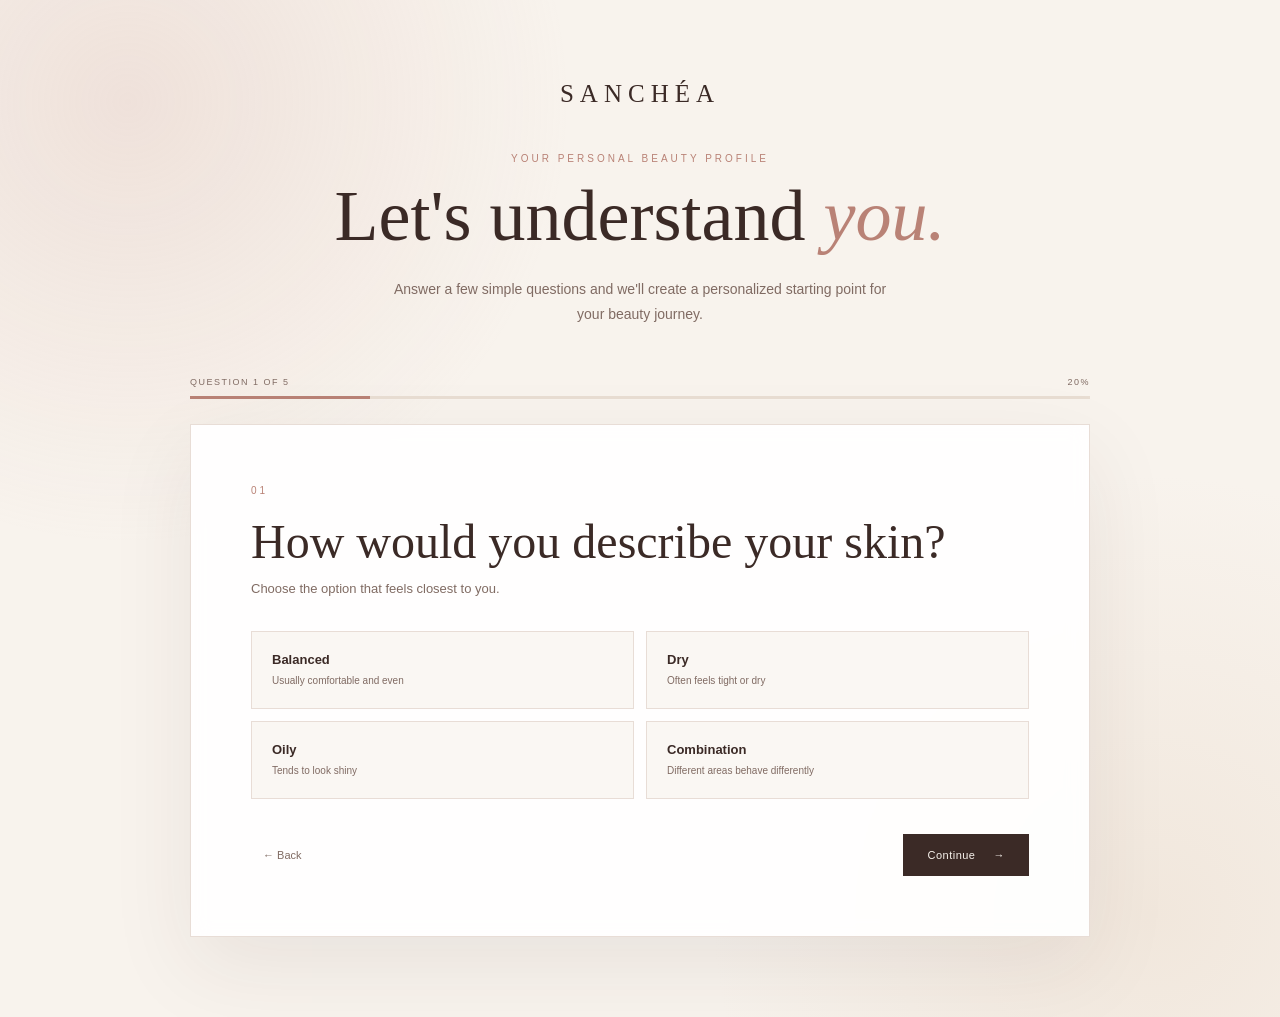
<file: pages/assessment.html>
<!DOCTYPE html>
<html lang="en">

<head>

    <meta charset="UTF-8">

    <meta name="viewport" content="width=device-width, initial-scale=1.0">

    <title>SANCHÉA | Beauty Assessment</title>

    <link rel="stylesheet" href="../style.css">
<style>

    :root {
        --cream: #f8f3ed;
        --cream-dark: #e8ddd2;
        --brown: #3b2a26;
        --brown-light: #806b63;
        --rose: #b98276;
        --white: #ffffff;
        --border: #e8ddd6;
        --serif: "Playfair Display", Georgia, serif;
        --sans: "DM Sans", Arial, sans-serif;
    }


    * {
        box-sizing: border-box;
        margin: 0;
        padding: 0;
    }


    body {
        font-family: var(--sans);
        background: var(--cream);
        color: var(--brown);
    }


    button,
    a {
        font-family: inherit;
        cursor: pointer;
    }


    /* ================================
       MAIN PAGE
    ================================= */

    .assessment-page {
        min-height: 100vh;

        padding: 80px 6%;

        background:
            radial-gradient(
                circle at 10% 10%,
                rgba(215, 180, 170, 0.28),
                transparent 30%
            ),
            radial-gradient(
                circle at 90% 90%,
                rgba(220, 195, 170, 0.25),
                transparent 30%
            );
    }


    .assessment-container {
        width: min(900px, 100%);
        margin: auto;
    }


    /* ================================
       HEADER
    ================================= */

    .assessment-header {
        text-align: center;
        margin-bottom: 50px;
    }


    .assessment-brand {
        font-family: var(--serif);
        font-size: 25px;
        letter-spacing: 6px;
        margin-bottom: 45px;
    }


    .assessment-header > p {
        font-size: 10px;
        letter-spacing: 3px;
        color: var(--rose);
        margin-bottom: 15px;
    }


    .assessment-header h1 {
        font-family: var(--serif);
        font-weight: 400;
        font-size: clamp(42px, 7vw, 72px);
        line-height: 1.05;
    }


    .assessment-header h1 em {
        color: var(--rose);
        font-style: italic;
    }


    .intro {
        max-width: 520px;
        margin: 22px auto 0;

        font-size: 14px;
        line-height: 1.8;

        color: var(--brown-light);
    }


    /* ================================
       PROGRESS
    ================================= */

    .progress-wrapper {
        margin-bottom: 25px;
    }


    .progress-info {
        display: flex;
        justify-content: space-between;

        margin-bottom: 9px;

        font-size: 9px;
        letter-spacing: 1.5px;

        color: var(--brown-light);
    }


    .progress-bar {
        height: 3px;
        background: var(--cream-dark);
        overflow: hidden;
    }


    .progress-fill {
        height: 100%;
        width: 20%;

        background: var(--rose);

        transition: width 0.5s ease;
    }


    /* ================================
       QUESTION CARD
    ================================= */

    .question-card {
        background: rgba(255, 255, 255, 0.92);

        border: 1px solid var(--border);

        padding: clamp(30px, 6vw, 60px);

        box-shadow:
            0 30px 80px rgba(59, 42, 38, 0.08);

        backdrop-filter: blur(10px);

        animation: cardIn 0.5s ease;
    }


    @keyframes cardIn {

        from {
            opacity: 0;
            transform: translateY(15px);
        }

        to {
            opacity: 1;
            transform: translateY(0);
        }

    }


    .question-number {
        color: var(--rose);

        font-size: 10px;

        letter-spacing: 3px;

        margin-bottom: 18px;
    }


    .question-card h2 {
        font-family: var(--serif);

        font-size: clamp(30px, 5vw, 48px);

        font-weight: 400;

        line-height: 1.15;
    }


    .question-subtitle {
        margin-top: 12px;

        color: var(--brown-light);

        font-size: 13px;
    }


    /* ================================
       OPTIONS
    ================================= */

    .options {
        display: grid;

        grid-template-columns: repeat(2, 1fr);

        gap: 12px;

        margin-top: 35px;
    }


    .option {
        text-align: left;

        border: 1px solid var(--border);

        background: #faf7f3;

        padding: 20px;

        color: var(--brown);

        transition:
            transform 0.3s ease,
            border-color 0.3s ease,
            background 0.3s ease,
            box-shadow 0.3s ease;
    }


    .option:hover {
        transform: translateY(-4px);

        border-color: var(--rose);

        box-shadow:
            0 12px 30px rgba(59, 42, 38, 0.08);
    }


    .option.selected {
        background: #f3e3df;

        border-color: var(--rose);

        box-shadow:
            0 10px 25px rgba(185, 130, 118, 0.15);
    }


    .option strong {
        display: block;

        font-size: 13px;

        font-weight: 600;
    }


    .option span {
        display: block;

        margin-top: 6px;

        font-size: 10px;

        line-height: 1.5;

        color: var(--brown-light);
    }


    /* ================================
       BUTTONS
    ================================= */

    .assessment-actions {
        display: flex;

        justify-content: space-between;

        align-items: center;

        margin-top: 35px;
    }


    .back-button {
        border: none;

        background: transparent;

        color: var(--brown-light);

        padding: 12px;

        font-size: 11px;
    }


    .back-button:hover {
        color: var(--brown);
    }


    .next-button {
        border: none;

        padding: 15px 24px;

        background: var(--brown);

        color: var(--cream);

        font-size: 11px;

        letter-spacing: 0.5px;

        display: flex;

        align-items: center;

        gap: 18px;

        transition:
            transform 0.3s ease,
            background 0.3s ease;
    }


    .next-button:hover {
        transform: translateY(-3px);

        background: #513b35;
    }


    /* ================================
       RESULT
    ================================= */

    .result-card {
        display: none;

        text-align: center;

        background: rgba(255,255,255,0.94);

        border: 1px solid var(--border);

        padding: 65px 35px;

        box-shadow:
            0 30px 80px rgba(59,42,38,0.08);
    }


    .result-card.active {
        display: block;

        animation: cardIn 0.7s ease;
    }


    .result-icon {
        width: 65px;
        height: 65px;

        margin: auto;

        display: flex;
        align-items: center;
        justify-content: center;

        border-radius: 50%;

        background: #f3e3df;

        color: var(--rose);

        font-size: 26px;
    }


    .result-card > p:first-of-type {
        margin-top: 25px;

        font-size: 9px;

        letter-spacing: 3px;

        color: var(--rose);
    }


    .result-card h2 {
        margin-top: 18px;

        font-family: var(--serif);

        font-size: clamp(38px, 6vw, 58px);

        font-weight: 400;
    }


    #resultDescription {
        max-width: 580px;

        margin: 18px auto 0;

        font-size: 13px;

        line-height: 1.9;

        color: var(--brown-light);
    }


    .result-tags {
        display: flex;

        justify-content: center;

        flex-wrap: wrap;

        gap: 9px;

        margin-top: 25px;
    }


    .result-tag {
        padding: 9px 14px;

        background: #f7f0ea;

        font-size: 9px;

        letter-spacing: 0.5px;
    }


    .return-home {
        display: inline-flex;

        margin-top: 35px;

        padding: 15px 23px;

        background: var(--brown);

        color: var(--cream);

        text-decoration: none;

        font-size: 10px;

        transition: transform 0.3s ease;
    }


    .return-home:hover {
        transform: translateY(-3px);
    }


    /* ================================
       MOBILE
    ================================= */

    @media (max-width: 650px) {

        .assessment-page {
            padding: 50px 5%;
        }


        .assessment-brand {
            margin-bottom: 30px;
        }


        .options {
            grid-template-columns: 1fr;
        }


        .question-card {
            padding: 28px 20px;
        }


        .assessment-actions {
            margin-top: 25px;
        }


        .result-card {
            padding: 50px 22px;
        }

    }

</style>
</head>

<body>

    <main class="assessment-page">

        <div class="assessment-container">

            <div class="assessment-header">

                <div class="assessment-brand">
                    SANCHÉA
                </div>

                <p>YOUR PERSONAL BEAUTY PROFILE</p>

                <h1>
                    Let's understand
                    <em>you.</em>
                </h1>

                <div class="intro">
                    Answer a few simple questions and
                    we'll create a personalized starting
                    point for your beauty journey.
                </div>

            </div>


            <div class="progress-wrapper">

                <div class="progress-info">

                    <span id="questionCounter">
                        QUESTION 1 OF 5
                    </span>

                    <span id="progressPercent">
                        20%
                    </span>

                </div>

                <div class="progress-bar">

                    <div
                        class="progress-fill"
                        id="progressFill">
                    </div>

                </div>

            </div>


            <div
                class="question-card"
                id="questionCard">

                <div
                    class="question-number"
                    id="questionNumber">
                    01
                </div>

                <h2 id="questionTitle">
                    How would you describe your skin?
                </h2>

                <p
                    class="question-subtitle"
                    id="questionSubtitle">
                    Choose the option that feels closest
                    to you.
                </p>

                <div
                    class="options"
                    id="options">
                </div>

                <div class="assessment-actions">

                    <button
                        class="back-button"
                        id="backButton"
                        disabled>
                        ← Back
                    </button>

                    <button
                        class="next-button"
                        id="nextButton">
                        Continue
                        <span>→</span>
                    </button>

                </div>

            </div>


            <div
                class="result-card"
                id="resultCard">

                <div class="result-icon">
                    ✦
                </div>

                <p>
                    YOUR SANCHÉA BEAUTY PROFILE
                </p>

                <h2 id="resultTitle">
                    Your Beauty Profile
                </h2>

                <p id="resultDescription">
                    Your personalized beauty journey
                    starts here.
                </p>

                <div
                    class="result-tags"
                    id="resultTags">
                </div>

                <a
                    href="../index.html"
                    class="return-home">
                    Return to SANCHÉA
                </a>

            </div>

        </div>

    </main>


    <script>

        const questions = [

            {
                title:
                    "How would you describe your skin?",

                subtitle:
                    "Choose the option that feels closest to you.",

                options: [
                    ["Balanced", "Usually comfortable and even"],
                    ["Dry", "Often feels tight or dry"],
                    ["Oily", "Tends to look shiny"],
                    ["Combination", "Different areas behave differently"]
                ]
            },


            {
                title:
                    "What is your main beauty concern?",

                subtitle:
                    "Choose the one you'd like to focus on first.",

                options: [
                    ["Hydration", "I want a healthier, hydrated feel"],
                    ["Acne", "I want to manage breakouts"],
                    ["Dullness", "I want a brighter appearance"],
                    ["Texture", "I want smoother-looking skin"]
                ]
            },


            {
                title:
                    "How would you describe your hair?",

                subtitle:
                    "Think about your natural hair texture.",

                options: [
                    ["Straight", "Naturally straight"],
                    ["Wavy", "Soft waves or loose texture"],
                    ["Curly", "Defined curls"],
                    ["Coily", "Tightly textured curls"]
                ]
            },


            {
                title:
                    "What does your ideal beauty routine feel like?",

                subtitle:
                    "Choose the style that fits your lifestyle.",

                options: [
                    ["Minimal", "Simple and quick"],
                    ["Balanced", "A few intentional steps"],
                    ["Detailed", "I enjoy a complete routine"],
                    ["Self-care", "Relaxing and ritual-focused"]
                ]
            },


            {
                title:
                    "What is your main beauty goal?",

                subtitle:
                    "What would you love to improve or understand?",

                options: [
                    ["Healthy Glow", "I want naturally radiant-looking skin"],
                    ["Confidence", "I want to feel better in my appearance"],
                    ["Consistency", "I want a routine I can maintain"],
                    ["Discovery", "I want to understand what suits me"]
                ]
            }

        ];


        let currentQuestion = 0;

        let answers = [];


        const questionTitle =
            document.getElementById("questionTitle");

        const questionSubtitle =
            document.getElementById("questionSubtitle");

        const questionNumber =
            document.getElementById("questionNumber");

        const optionsContainer =
            document.getElementById("options");

        const questionCounter =
            document.getElementById("questionCounter");

        const progressPercent =
            document.getElementById("progressPercent");

        const progressFill =
            document.getElementById("progressFill");

        const nextButton =
            document.getElementById("nextButton");

        const backButton =
            document.getElementById("backButton");

        const questionCard =
            document.getElementById("questionCard");

        const resultCard =
            document.getElementById("resultCard");


        function loadQuestion() {

            const question =
                questions[currentQuestion];


            questionTitle.textContent =
                question.title;


            questionSubtitle.textContent =
                question.subtitle;


            questionNumber.textContent =
                String(currentQuestion + 1).padStart(2, "0");


            questionCounter.textContent =
                `QUESTION ${currentQuestion + 1} OF ${questions.length}`;


            const progress =
                ((currentQuestion + 1) / questions.length) * 100;


            progressPercent.textContent =
                `${progress}%`;


            progressFill.style.width =
                `${progress}%`;


            optionsContainer.innerHTML = "";


            question.options.forEach(
                (option, index) => {

                    const button =
                        document.createElement("button");


                    button.className = "option";


                    button.innerHTML = `
                        <strong>${option[0]}</strong>
                        <span>${option[1]}</span>
                    `;


                    if (
                        answers[currentQuestion] === index
                    ) {
                        button.classList.add("selected");
                    }


                    button.addEventListener(
                        "click",
                        () => {

                            answers[currentQuestion] =
                                index;

                            document
                                .querySelectorAll(".option")
                                .forEach(
                                    item =>
                                        item.classList.remove(
                                            "selected"
                                        )
                                );

                            button.classList.add(
                                "selected"
                            );

                        }
                    );


                    optionsContainer.appendChild(
                        button
                    );

                }
            );


            backButton.disabled =
                currentQuestion === 0;


            nextButton.innerHTML =
                currentQuestion === questions.length - 1
                    ? `Create My Profile <span>✦</span>`
                    : `Continue <span>→</span>`;

        }


        nextButton.addEventListener(
            "click",
            () => {

                if (
                    answers[currentQuestion] === undefined
                ) {

                    alert(
                        "Please choose an option first."
                    );

                    return;

                }


                if (
                    currentQuestion <
                    questions.length - 1
                ) {

                    currentQuestion++;

                    loadQuestion();

                } else {

                    showResult();

                }

            }
        );


        backButton.addEventListener(
            "click",
            () => {

                if (currentQuestion > 0) {

                    currentQuestion--;

                    loadQuestion();

                }

            }
        );


        function showResult() {

            questionCard.style.display =
                "none";


            document.querySelector(
                ".progress-wrapper"
            ).style.display = "none";


            const skin =
                questions[0].options[answers[0]][0];

            const concern =
                questions[1].options[answers[1]][0];

            const hair =
                questions[2].options[answers[2]][0];

            const routine =
                questions[3].options[answers[3]][0];

            const goal =
                questions[4].options[answers[4]][0];


            document.getElementById(
                "resultTitle"
            ).textContent =
                `${goal} Beauty Journey`;


            document.getElementById(
                "resultDescription"
            ).textContent =
                `Your profile suggests a ${routine.toLowerCase()}
                approach, with a focus on ${concern.toLowerCase()}.
                Your skin profile is ${skin.toLowerCase()}
                and your hair profile is ${hair.toLowerCase()}.
                SANCHÉA can use these preferences to personalize
                your beauty journey.`;


            const tags = [
                skin,
                concern,
                hair,
                routine,
                goal
            ];


            const tagContainer =
                document.getElementById("resultTags");


            tagContainer.innerHTML = "";


            tags.forEach(tag => {

                const element =
                    document.createElement("span");

                element.className =
                    "result-tag";

                element.textContent =
                    tag;

                tagContainer.appendChild(
                    element
                );

            });


            resultCard.classList.add(
                "active"
            );

        }


        loadQuestion();

    </script>

</body>

</html>
</file>
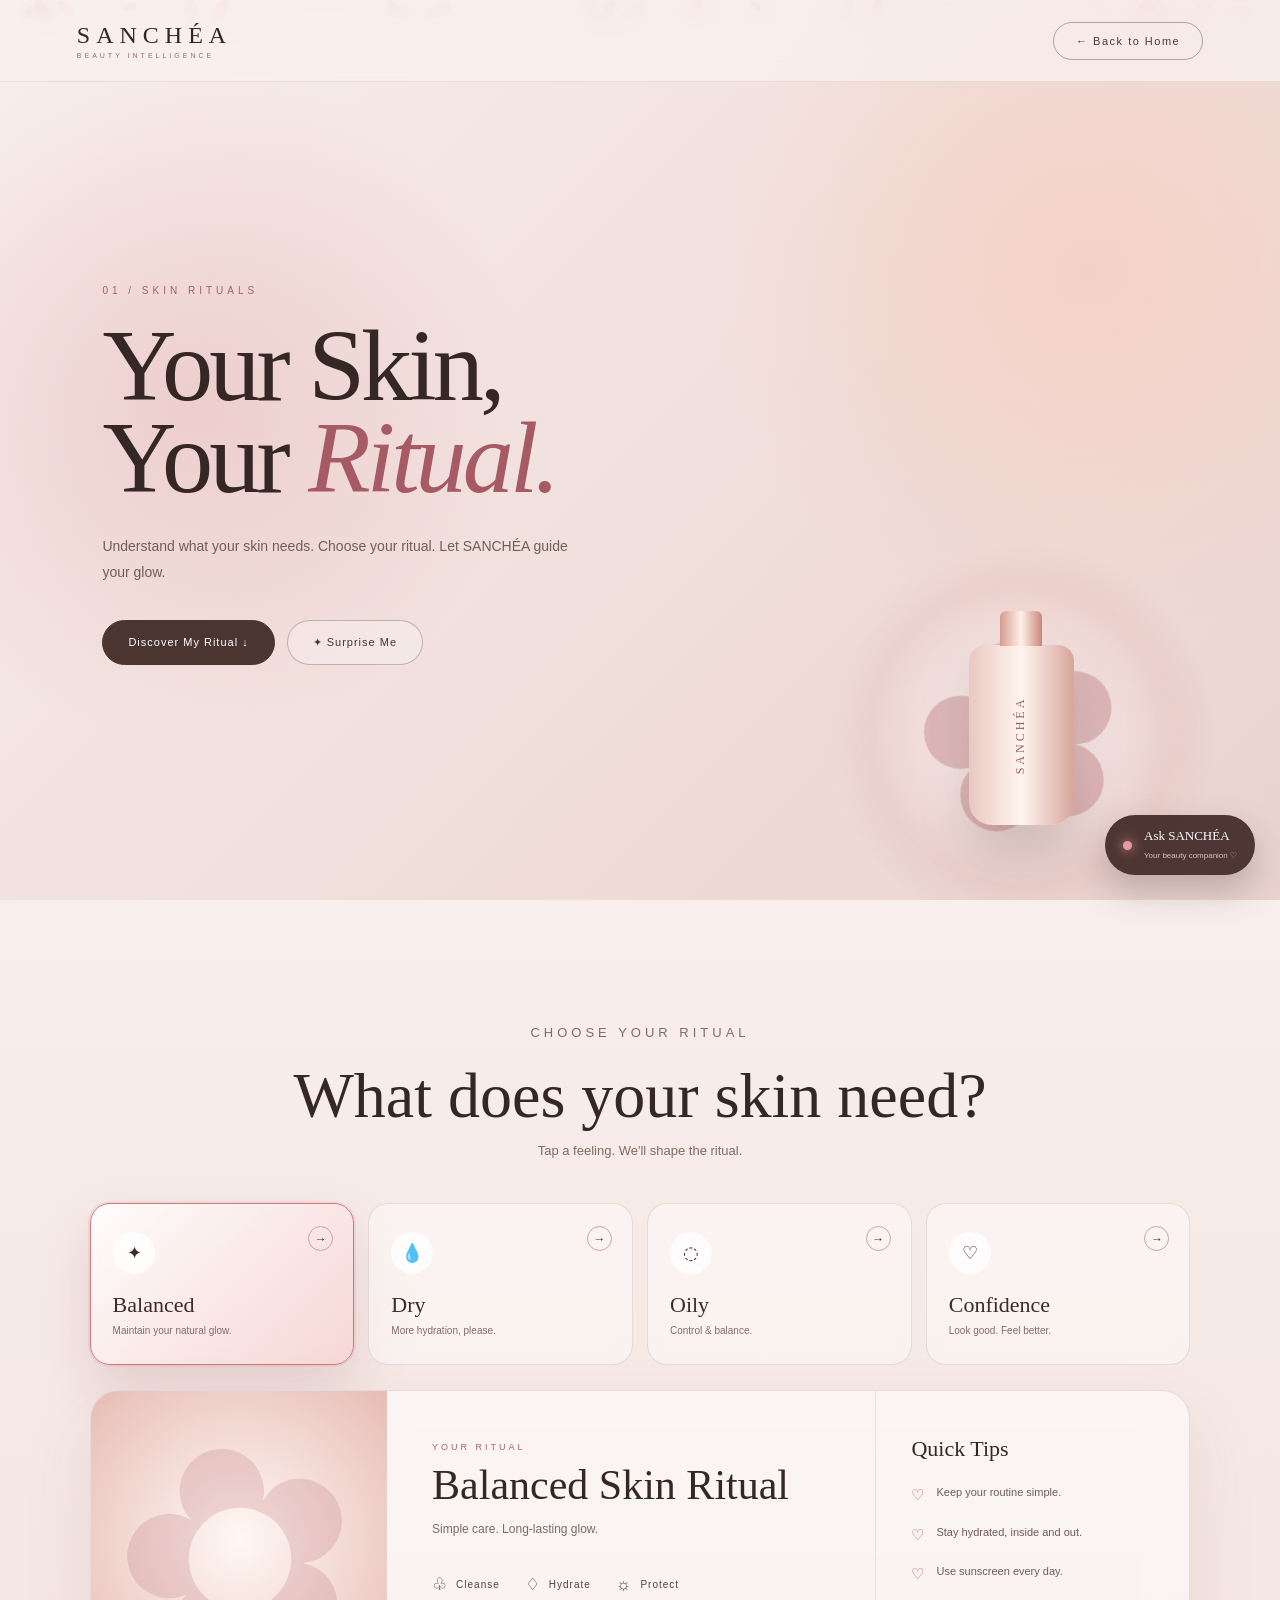
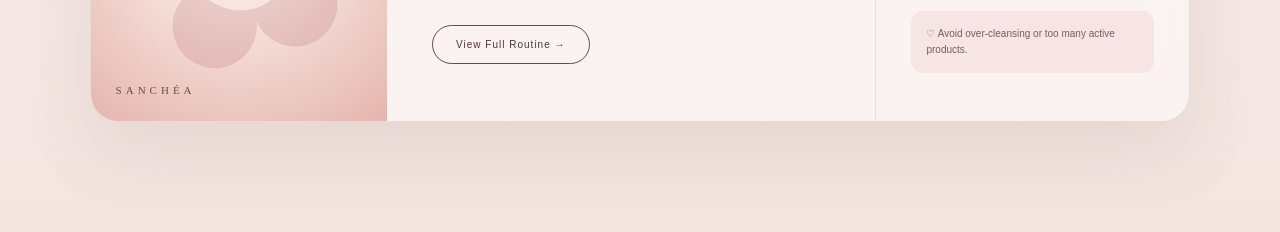
<file: pages/skin.html>
<!DOCTYPE html>
<html lang="en">

<head>

    <meta charset="UTF-8">

    <meta name="viewport" content="width=device-width, initial-scale=1.0">

    <title>SANCHÉA | Skin Rituals</title>

    <link rel="stylesheet" href="../style.css">

    <style>

        /* =========================================
           SANCHÉA — SKIN RITUAL
        ========================================== */

        * {
            margin: 0;
            padding: 0;
            box-sizing: border-box;
        }

        html {
            scroll-behavior: smooth;
        }

        body {
            background: #f8eeeb;
            color: #352724;
            font-family: Arial, Helvetica, sans-serif;
            overflow-x: hidden;
        }

        button {
            font-family: inherit;
        }


        /* =========================================
           FLOATING ROSE PETALS
        ========================================== */

        .petals {
            position: fixed;
            inset: 0;
            pointer-events: none;
            overflow: hidden;
            z-index: 1;
        }

        .petal {
            position: absolute;

            width: 15px;
            height: 23px;

            background: linear-gradient(
                135deg,
                #e7a7a8,
                #c96f78
            );

            border-radius: 80% 20% 80% 20%;

            opacity: 0.45;

            filter: blur(0.2px);

            animation:
                fall linear infinite,
                sway ease-in-out infinite alternate;
        }

        @keyframes fall {

            0% {
                transform:
                    translateY(-100px)
                    rotate(0deg);
            }

            100% {
                transform:
                    translateY(110vh)
                    rotate(520deg);
            }

        }

        @keyframes sway {

            0% {
                margin-left: -30px;
            }

            100% {
                margin-left: 40px;
            }

        }


        /* =========================================
           NAVBAR
        ========================================== */

        .skin-nav {
            position: fixed;

            top: 0;
            left: 0;
            width: 100%;

            height: 82px;

            display: flex;
            align-items: center;
            justify-content: space-between;

            padding: 0 6%;

            background: rgba(250, 242, 239, 0.72);

            backdrop-filter: blur(18px);

            border-bottom: 1px solid rgba(120, 80, 75, 0.12);

            z-index: 100;
        }

        .logo {
            font-family: Georgia, serif;

            font-size: 24px;

            letter-spacing: 6px;

            color: #352724;
        }

        .logo span {
            display: block;

            font-family: Arial, sans-serif;

            font-size: 7px;

            letter-spacing: 3px;

            margin-top: 3px;

            color: #9c6c65;
        }

        .back-home {
            text-decoration: none;

            color: #4e3935;

            font-size: 11px;

            letter-spacing: 1.5px;

            padding: 12px 22px;

            border: 1px solid rgba(78, 57, 53, 0.4);

            border-radius: 30px;

            transition: 0.35s ease;
        }

        .back-home:hover {
            background: #4e3935;

            color: white;

            transform: translateY(-2px);
        }


        /* =========================================
           HERO
        ========================================== */

        .hero {
            min-height: 100vh;

            position: relative;

            display: flex;
            align-items: center;

            padding: 120px 8% 70px;

            overflow: hidden;

            background:
                radial-gradient(
                    circle at 15% 45%,
                    rgba(214, 133, 139, 0.25),
                    transparent 28%
                ),
                radial-gradient(
                    circle at 85% 30%,
                    rgba(245, 208, 196, 0.9),
                    transparent 30%
                ),
                linear-gradient(
                    135deg,
                    #f8eeeb,
                    #ead3cf
                );
        }

        .hero-content {
            position: relative;

            z-index: 5;

            max-width: 700px;
        }

        .eyebrow {
            color: #a75e65;

            font-size: 10px;

            letter-spacing: 4px;

            margin-bottom: 24px;
        }

        .hero h1 {
            font-family: Georgia, serif;

            font-size: clamp(55px, 8vw, 105px);

            font-weight: 400;

            line-height: 0.9;

            letter-spacing: -4px;
        }

        .hero h1 em {
            color: #a65b64;

            font-style: italic;
        }

        .hero-description {
            max-width: 490px;

            margin-top: 30px;

            color: #745d57;

            font-size: 14px;

            line-height: 1.8;
        }

        .hero-buttons {
            display: flex;

            gap: 12px;

            margin-top: 35px;
        }

        .primary-btn,
        .secondary-btn {
            padding: 15px 25px;

            border-radius: 30px;

            cursor: pointer;

            font-size: 11px;

            letter-spacing: 1px;

            transition: 0.35s ease;
        }

        .primary-btn {
            background: #4b3531;

            color: white;

            border: 1px solid #4b3531;
        }

        .primary-btn:hover {
            transform: translateY(-4px);

            box-shadow:
                0 15px 30px rgba(75, 53, 49, 0.2);
        }

        .secondary-btn {
            background: rgba(255,255,255,0.25);

            color: #4b3531;

            border: 1px solid rgba(75,53,49,0.3);
        }

        .secondary-btn:hover {
            background: rgba(255,255,255,0.7);
        }


        /* =========================================
           HERO FLOWER
        ========================================== */

        .hero-flower {
            position: absolute;

            right: 5%;

            bottom: -30px;

            width: 390px;
            height: 390px;

            border-radius: 50%;

            background:
                radial-gradient(
                    circle,
                    rgba(255,255,255,0.8),
                    rgba(224,160,156,0.15) 55%,
                    transparent 70%
                );

            display: flex;
            align-items: center;
            justify-content: center;

            z-index: 3;

            animation: float 5s ease-in-out infinite;
        }

        .hero-flower::before {
            content: "✿";

            font-size: 260px;

            color: rgba(177, 90, 100, 0.32);

            filter: blur(0.5px);

            transform: rotate(-12deg);
        }

        .bottle {
            position: absolute;

            width: 105px;
            height: 180px;

            background:
                linear-gradient(
                    90deg,
                    #e9c8c0,
                    #fff5ef,
                    #d7a59c
                );

            border-radius: 16px 16px 23px 23px;

            box-shadow:
                0 30px 50px rgba(74, 45, 42, 0.2);

            display: flex;
            align-items: center;
            justify-content: center;

            z-index: 5;
        }

        .bottle::before {
            content: "";

            position: absolute;

            width: 42px;
            height: 35px;

            top: -34px;

            background:
                linear-gradient(
                    90deg,
                    #d59c90,
                    #fff0e9,
                    #c9877c
                );

            border-radius: 6px 6px 0 0;
        }

        .bottle-text {
            font-family: Georgia, serif;

            font-size: 12px;

            letter-spacing: 3px;

            transform: rotate(-90deg);

            color: #9c605c;
        }

        @keyframes float {

            0%, 100% {
                transform: translateY(0);
            }

            50% {
                transform: translateY(-15px);
            }

        }


        /* =========================================
           SELECT SECTION
        ========================================== */

        .ritual-section {
            position: relative;

            z-index: 5;

            padding: 110px 7%;

            background:
                linear-gradient(
                    180deg,
                    #f8eeeb,
                    #f4e5e1
                );
        }

        .section-top {
            text-align: center;

            margin-bottom: 45px;
        }

        .section-top h2 {
            font-family: Georgia, serif;

            font-size: clamp(38px, 5vw, 65px);

            font-weight: 400;

            line-height: 1;
        }

        .section-top p {
            margin-top: 15px;

            color: #826b65;

            font-size: 13px;
        }


        /* =========================================
           TYPE CARDS
        ========================================== */

        .skin-options {
            max-width: 1150px;

            margin: auto;

            display: grid;

            grid-template-columns:
                repeat(4, 1fr);

            gap: 14px;
        }

        .skin-option {
            position: relative;

            border: 1px solid rgba(124, 80, 75, 0.15);

            background:
                rgba(255,255,255,0.42);

            backdrop-filter: blur(12px);

            padding: 28px 22px;

            min-height: 155px;

            text-align: left;

            cursor: pointer;

            border-radius: 20px;

            transition:
                0.4s ease;

            color: #3d2b28;
        }

        .skin-option:hover {
            transform:
                translateY(-8px)
                scale(1.01);

            background:
                rgba(255,255,255,0.72);

            box-shadow:
                0 25px 50px rgba(112, 69, 64, 0.12);
        }

        .skin-option.active {
            background:
                linear-gradient(
                    135deg,
                    rgba(255,255,255,0.85),
                    rgba(246,205,204,0.65)
                );

            border-color: #ce777f;

            box-shadow:
                0 0 0 2px rgba(206,119,127,0.12),
                0 25px 55px rgba(130, 71, 75, 0.16);
        }

        .option-icon {
            width: 42px;
            height: 42px;

            border-radius: 50%;

            display: flex;
            align-items: center;
            justify-content: center;

            background: rgba(255,255,255,0.75);

            font-size: 18px;

            margin-bottom: 18px;
        }

        .skin-option strong {
            display: block;

            font-family: Georgia, serif;

            font-size: 22px;

            font-weight: 400;
        }

        .skin-option small {
            display: block;

            margin-top: 7px;

            color: #846d67;

            font-size: 10px;
        }

        .option-arrow {
            position: absolute;

            right: 20px;
            top: 22px;

            width: 25px;
            height: 25px;

            border: 1px solid #cda29d;

            border-radius: 50%;

            display: flex;
            align-items: center;
            justify-content: center;

            font-size: 12px;

            transition: 0.3s ease;
        }

        .skin-option:hover .option-arrow {
            transform: rotate(45deg);
        }


        /* =========================================
           RESULT PANEL
        ========================================== */

        .result-panel {
            max-width: 1150px;

            margin: 25px auto 0;

            display: grid;

            grid-template-columns:
                0.85fr 1.4fr 0.9fr;

            min-height: 330px;

            overflow: hidden;

            border-radius: 28px;

            background:
                rgba(255,255,255,0.52);

            backdrop-filter: blur(20px);

            border: 1px solid rgba(125, 78, 73, 0.15);

            box-shadow:
                0 30px 70px rgba(103, 64, 59, 0.10);
        }

        .result-visual {
            position: relative;

            min-height: 330px;

            overflow: hidden;

            background:
                radial-gradient(
                    circle at 50% 45%,
                    #fff8f4,
                    #e5b5ae
                );
        }

        .result-visual::before {
            content: "✿";

            position: absolute;

            font-size: 300px;

            color: rgba(168, 78, 88, 0.18);

            left: 50%;
            top: 50%;

            transform:
                translate(-50%, -50%)
                rotate(-15deg);
        }

        .result-visual::after {
            content: "SANCHÉA";

            position: absolute;

            bottom: 25px;
            left: 25px;

            font-family: Georgia, serif;

            letter-spacing: 4px;

            font-size: 11px;

            color: #704a46;
        }


        /* =========================================
           RESULT CONTENT
        ========================================== */

        .result-content {
            padding: 45px;
        }

        .result-label {
            color: #ae6268;

            font-size: 9px;

            letter-spacing: 3px;
        }

        .result-content h3 {
            font-family: Georgia, serif;

            font-size: 42px;

            font-weight: 400;

            margin-top: 10px;

            line-height: 1;
        }

        .result-description {
            margin-top: 13px;

            color: #806963;

            font-size: 12px;

            line-height: 1.7;
        }

        .ritual-steps {
            display: flex;

            gap: 25px;

            margin-top: 35px;
        }

        .ritual-step {
            display: flex;

            align-items: center;

            gap: 8px;

            color: #55403b;

            font-size: 10px;

            letter-spacing: 1px;
        }

        .step-icon {
            font-size: 17px;
        }

        .ritual-button {
            margin-top: 30px;

            padding: 13px 23px;

            border-radius: 30px;

            border: 1px solid #6b4742;

            background: transparent;

            cursor: pointer;

            color: #4d3632;

            font-size: 10px;

            letter-spacing: 1px;

            transition: 0.35s ease;
        }

        .ritual-button:hover {
            background: #4d3632;

            color: white;

            transform: translateY(-3px);
        }


        /* =========================================
           QUICK TIPS
        ========================================== */

        .quick-tips {
            padding: 45px 35px;

            border-left: 1px solid rgba(115, 74, 69, 0.12);
        }

        .quick-tips h4 {
            font-family: Georgia, serif;

            font-size: 22px;

            font-weight: 400;

            margin-bottom: 22px;
        }

        .tip {
            display: flex;

            gap: 12px;

            margin-bottom: 17px;

            color: #705b56;

            font-size: 11px;

            line-height: 1.5;
        }

        .tip-icon {
            color: #b8626a;

            font-size: 15px;
        }

        .avoid {
            margin-top: 25px;

            padding: 15px;

            background: rgba(228, 157, 160, 0.16);

            border-radius: 12px;

            color: #795b58;

            font-size: 10px;

            line-height: 1.6;
        }


        /* =========================================
           MINI ASSISTANT
        ========================================== */

        .assistant-bubble {
            position: fixed;

            right: 25px;
            bottom: 25px;

            z-index: 200;

            display: flex;

            align-items: center;

            gap: 12px;

            padding: 13px 18px;

            border-radius: 40px;

            background:
                rgba(67, 44, 41, 0.94);

            color: white;

            box-shadow:
                0 15px 35px rgba(48, 30, 27, 0.25);

            cursor: pointer;

            transition: 0.35s ease;
        }

        .assistant-bubble:hover {
            transform:
                translateY(-5px)
                scale(1.03);
        }

        .assistant-dot {
            width: 9px;
            height: 9px;

            background: #e99aa1;

            border-radius: 50%;

            box-shadow:
                0 0 12px #e99aa1;
        }

        .assistant-text strong {
            display: block;

            font-family: Georgia, serif;

            font-size: 13px;

            font-weight: 400;
        }

        .assistant-text small {
            color: #d7bfbb;

            font-size: 8px;
        }


        /* =========================================
           ANIMATION CLASS
        ========================================== */

        .change {
            animation: changeContent 0.45s ease;
        }

        @keyframes changeContent {

            0% {
                opacity: 0;
                transform: translateY(12px);
            }

            100% {
                opacity: 1;
                transform: translateY(0);
            }

        }


        /* =========================================
           RESPONSIVE
        ========================================== */

        @media (max-width: 1000px) {

            .hero-flower {
                opacity: 0.45;

                right: -80px;
            }

            .skin-options {
                grid-template-columns:
                    repeat(2, 1fr);
            }

            .result-panel {
                grid-template-columns:
                    1fr 1.5fr;
            }

            .quick-tips {
                grid-column: 1 / -1;

                border-left: none;

                border-top:
                    1px solid rgba(115,74,69,0.12);
            }

        }


        @media (max-width: 700px) {

            .skin-nav {
                height: 70px;
            }

            .logo {
                font-size: 19px;
            }

            .back-home {
                padding: 9px 13px;

                font-size: 9px;
            }

            .hero {
                padding-top: 120px;
            }

            .hero h1 {
                letter-spacing: -2px;
            }

            .hero-flower {
                width: 270px;
                height: 270px;

                right: -90px;

                bottom: 20px;
            }

            .hero-flower::before {
                font-size: 180px;
            }

            .bottle {
                width: 75px;
                height: 130px;
            }

            .skin-options {
                grid-template-columns: 1fr;
            }

            .result-panel {
                grid-template-columns: 1fr;
            }

            .result-visual {
                min-height: 230px;
            }

            .result-content {
                padding: 30px;
            }

            .quick-tips {
                padding: 30px;
            }

            .ritual-steps {
                flex-direction: column;

                gap: 12px;
            }

        }


        @media (max-width: 450px) {

            .hero-buttons {
                flex-direction: column;
            }

            .primary-btn,
            .secondary-btn {
                width: 100%;
            }

            .assistant-bubble {
                right: 12px;
                bottom: 12px;
            }

        }

    </style>

</head>


<body>


    <!-- =========================================
         ROSE PETALS
    ========================================== -->

    <div class="petals" id="petals"></div>


    <!-- =========================================
         NAVIGATION
    ========================================== -->

    <nav class="skin-nav">

        <div class="logo">

            SANCHÉA

            <span>
                BEAUTY INTELLIGENCE
            </span>

        </div>


        <a
            href="../index.html"
            class="back-home">

            ← Back to Home

        </a>

    </nav>


    <!-- =========================================
         HERO
    ========================================== -->

    <section class="hero">


        <div class="hero-content">

            <p class="eyebrow">
                01 / SKIN RITUALS
            </p>


            <h1>

                Your Skin,
                <br>

                Your <em>Ritual.</em>

            </h1>


            <p class="hero-description">

                Understand what your skin needs.
                Choose your ritual.
                Let SANCHÉA guide your glow.

            </p>


            <div class="hero-buttons">

                <button
                    class="primary-btn"
                    onclick="scrollToRitual()">

                    Discover My Ritual
                    ↓

                </button>


                <button
                    class="secondary-btn"
                    onclick="randomRitual()">

                    ✦ Surprise Me

                </button>

            </div>

        </div>


        <div class="hero-flower">

            <div class="bottle">

                <span class="bottle-text">
                    SANCHÉA
                </span>

            </div>

        </div>


    </section>


    <!-- =========================================
         RITUAL SECTION
    ========================================== -->

    <section
        class="ritual-section"
        id="ritual">


        <div class="section-top">

            <p class="eyebrow">
                CHOOSE YOUR RITUAL
            </p>

            <h2>
                What does your skin need?
            </h2>

            <p>
                Tap a feeling. We'll shape the ritual.
            </p>

        </div>


        <!-- =====================================
             OPTIONS
        ====================================== -->

        <div class="skin-options">


            <button
                class="skin-option active"
                data-type="Balanced">

                <div class="option-icon">
                    ✦
                </div>

                <strong>
                    Balanced
                </strong>

                <small>
                    Maintain your natural glow.
                </small>

                <span class="option-arrow">
                    →
                </span>

            </button>


            <button
                class="skin-option"
                data-type="Dry">

                <div class="option-icon">
                    💧
                </div>

                <strong>
                    Dry
                </strong>

                <small>
                    More hydration, please.
                </small>

                <span class="option-arrow">
                    →
                </span>

            </button>


            <button
                class="skin-option"
                data-type="Oily">

                <div class="option-icon">
                    ◌
                </div>

                <strong>
                    Oily
                </strong>

                <small>
                    Control & balance.
                </small>

                <span class="option-arrow">
                    →
                </span>

            </button>


            <button
                class="skin-option"
                data-type="Confidence">

                <div class="option-icon">
                    ♡
                </div>

                <strong>
                    Confidence
                </strong>

                <small>
                    Look good. Feel better.
                </small>

                <span class="option-arrow">
                    →
                </span>

            </button>


        </div>


        <!-- =====================================
             RESULT
        ====================================== -->

        <div
            class="result-panel"
            id="resultPanel">


            <!-- VISUAL -->

            <div class="result-visual"></div>


            <!-- CONTENT -->

            <div class="result-content">

                <span class="result-label">
                    YOUR RITUAL
                </span>


                <h3 id="resultTitle">
                    Balanced Skin Ritual
                </h3>


                <p
                    class="result-description"
                    id="resultDescription">

                    Simple care.
                    Long-lasting glow.

                </p>


                <div
                    class="ritual-steps"
                    id="ritualSteps">
                </div>


                <button
                    class="ritual-button"
                    onclick="showRoutineMessage()">

                    View Full Routine
                    →

                </button>

            </div>


            <!-- QUICK TIPS -->

            <div class="quick-tips">

                <h4>
                    Quick Tips
                </h4>


                <div
                    id="tipsContainer">
                </div>


                <div
                    class="avoid"
                    id="avoidText">

                    ♡ Avoid over-cleansing
                    or using too many active
                    products together.

                </div>

            </div>


        </div>


    </section>


    <!-- =========================================
         AI ASSISTANT
    ========================================== -->

    <div
        class="assistant-bubble"
        onclick="assistantMessage()">

        <div class="assistant-dot"></div>

        <div class="assistant-text">

            <strong>
                Ask SANCHÉA
            </strong>

            <small>
                Your beauty companion ♡
            </small>

        </div>

    </div>


    <!-- =========================================
         JAVASCRIPT
    ========================================== -->

    <script>


        /* =========================================
           ROSE PETALS
        ========================================== */

        const petals =
            document.getElementById("petals");


        for (let i = 0; i < 25; i++) {

            const petal =
                document.createElement("span");

            petal.className = "petal";

            petal.style.left =
                Math.random() * 100 + "%";

            petal.style.animationDuration =
                (7 + Math.random() * 9) + "s";

            petal.style.animationDelay =
                (Math.random() * 8) + "s";

            petal.style.transform =
                `rotate(${Math.random() * 360}deg)`;

            petal.style.opacity =
                0.18 + Math.random() * 0.35;

            const size =
                8 + Math.random() * 12;

            petal.style.width =
                size + "px";

            petal.style.height =
                size * 1.5 + "px";

            petals.appendChild(petal);

        }


        /* =========================================
           DATA
        ========================================== */

        const rituals = {


            Balanced: {

                title:
                    "Balanced Skin Ritual",

                description:
                    "Simple care. Long-lasting glow.",

                steps: [
                    ["♧", "Cleanse"],
                    ["♢", "Hydrate"],
                    ["☼", "Protect"]
                ],

                tips: [
                    "Keep your routine simple.",
                    "Stay hydrated, inside and out.",
                    "Use sunscreen every day."
                ],

                avoid:
                    "♡ Avoid over-cleansing or too many active products."

            },


            Dry: {

                title:
                    "Hydration Skin Ritual",

                description:
                    "Comfort first. Soft, nourished skin.",

                steps: [
                    ["♧", "Gentle Cleanse"],
                    ["♢", "Deep Hydrate"],
                    ["☼", "Protect"]
                ],

                tips: [
                    "Moisturize while skin is slightly damp.",
                    "Choose gentle products.",
                    "Avoid very hot water."
                ],

                avoid:
                    "♡ Avoid harsh scrubs and excessive cleansing."

            },


            Oily: {

                title:
                    "Balanced Oil Ritual",

                description:
                    "Lightweight care. Fresh, comfortable skin.",

                steps: [
                    ["♧", "Gentle Cleanse"],
                    ["♢", "Light Moisture"],
                    ["☼", "SPF"]
                ],

                tips: [
                    "Keep cleansing gentle.",
                    "Choose comfortable lightweight textures.",
                    "Moisturize even when skin feels oily."
                ],

                avoid:
                    "♡ Avoid aggressive scrubbing or repeatedly washing your face."

            },


            Confidence: {

                title:
                    "Everyday Confidence Ritual",

                description:
                    "A simple beauty ritual to help you feel polished and ready.",

                steps: [
                    ["♡", "Fresh Start"],
                    ["✦", "Groom"],
                    ["☼", "Your Signature"]
                ],

                tips: [
                    "Take a few minutes for personal grooming.",
                    "Choose one signature detail you love.",
                    "Focus on feeling comfortable, not perfect."
                ],

                avoid:
                    "♡ Avoid comparing yourself with unrealistic beauty standards."

            }

        };


        /* =========================================
           ELEMENTS
        ========================================== */

        const options =
            document.querySelectorAll(".skin-option");

        const resultTitle =
            document.getElementById("resultTitle");

        const resultDescription =
            document.getElementById("resultDescription");

        const ritualSteps =
            document.getElementById("ritualSteps");

        const tipsContainer =
            document.getElementById("tipsContainer");

        const avoidText =
            document.getElementById("avoidText");

        const resultPanel =
            document.getElementById("resultPanel");


        /* =========================================
           UPDATE RESULT
        ========================================== */

        function updateRitual(type) {

            const data =
                rituals[type];


            resultPanel.classList.remove("change");

            void resultPanel.offsetWidth;

            resultPanel.classList.add("change");


            resultTitle.textContent =
                data.title;


            resultDescription.textContent =
                data.description;


            ritualSteps.innerHTML = "";


            data.steps.forEach(step => {

                const element =
                    document.createElement("div");

                element.className =
                    "ritual-step";

                element.innerHTML = `

                    <span class="step-icon">
                        ${step[0]}
                    </span>

                    <span>
                        ${step[1]}
                    </span>

                `;

                ritualSteps.appendChild(element);

            });


            tipsContainer.innerHTML = "";


            data.tips.forEach(tip => {

                const element =
                    document.createElement("div");

                element.className =
                    "tip";

                element.innerHTML = `

                    <span class="tip-icon">
                        ♡
                    </span>

                    <span>
                        ${tip}
                    </span>

                `;

                tipsContainer.appendChild(element);

            });


            avoidText.textContent =
                data.avoid;

        }


        /* =========================================
           OPTION CLICK
        ========================================== */

        options.forEach(option => {

            option.addEventListener(
                "click",
                () => {

                    options.forEach(item => {

                        item.classList.remove("active");

                    });


                    option.classList.add("active");


                    const type =
                        option.dataset.type;


                    updateRitual(type);

                }
            );

        });


        /* =========================================
           SCROLL
        ========================================== */

        function scrollToRitual() {

            document
                .getElementById("ritual")
                .scrollIntoView({
                    behavior: "smooth"
                });

        }


        /* =========================================
           SURPRISE ME
        ========================================== */

        function randomRitual() {

            const types =
                ["Balanced", "Dry", "Oily", "Confidence"];

            const random =
                types[
                    Math.floor(
                        Math.random() * types.length
                    )
                ];


            options.forEach(option => {

                option.classList.remove("active");

                if (
                    option.dataset.type === random
                ) {
                    option.classList.add("active");
                }

            });


            updateRitual(random);


            document
                .getElementById("ritual")
                .scrollIntoView({
                    behavior: "smooth"
                });

        }


        /* =========================================
           FULL ROUTINE BUTTON
        ========================================== */

        function showRoutineMessage() {

            alert(
                "Your full personalized ritual will be available here in the next SANCHÉA update ✦"
            );

        }


        /* =========================================
           ASSISTANT
        ========================================== */

        function assistantMessage() {

            alert(
                "Hi! I'm SANCHÉA Beauty Assistant ♡\n\nVoice + typing assistance is coming next."
            );

        }


        /* =========================================
           INITIAL LOAD
        ========================================== */

        updateRitual("Balanced");


    </script>


</body>

</html>
</file>
<file: style.css>
:root {
    --cream: #f8f4ef;
    --cream-dark: #eee5df;
    --white: #fffdf9;

    --rose: #c98f87;
    --rose-light: #e8c6c0;

    --brown: #3b2a26;
    --brown-light: #725c55;

    --lavender: #b9a5bd;
    --gold: #b59a73;

    --border: rgba(59,42,38,.12);

    --shadow:
        0 25px 70px rgba(59,42,38,.13);

    --serif: "Playfair Display", serif;
    --sans: "DM Sans", sans-serif;

    --transition: .35s ease;
}


/* RESET */

* {
    margin: 0;
    padding: 0;
    box-sizing: border-box;
}

html {
    scroll-behavior: smooth;
}

body {
    background: var(--cream);
    color: var(--brown);
    font-family: var(--sans);
    overflow-x: hidden;
}

a {
    color: inherit;
    text-decoration: none;
}

button,
input {
    font-family: inherit;
}

button {
    border: none;
    cursor: pointer;
}

img {
    max-width: 100%;
    display: block;
}


/* LOADER */

.page-loader {
    position: fixed;
    inset: 0;
    z-index: 9999;

    background:
        radial-gradient(circle at center,
        #fffaf7,
        var(--cream));

    display: flex;
    flex-direction: column;
    justify-content: center;
    align-items: center;

    transition:
        opacity .8s ease,
        visibility .8s ease;
}

.page-loader.hide {
    opacity: 0;
    visibility: hidden;
}

.loader-logo {
    font-family: var(--serif);
    font-size: 35px;
    letter-spacing: 9px;
}

.loader-line {
    width: 130px;
    height: 1px;
    margin-top: 20px;
    background: var(--brown);

    transform-origin: left;

    animation:
        loaderLine 1.4s ease forwards;
}

.page-loader p {
    font-size: 8px;
    letter-spacing: 3px;
    margin-top: 15px;
    color: var(--brown-light);
}

@keyframes loaderLine {
    from {
        transform: scaleX(0);
    }

    to {
        transform: scaleX(1);
    }
}


/* PETALS */

.petals {
    position: fixed;
    inset: 0;
    pointer-events: none;
    overflow: hidden;
    z-index: 20;
}

.petals span {
    position: absolute;

    color: rgba(190,126,143,.25);

    font-size:
        clamp(12px,2vw,22px);

    animation:
        petalFall linear infinite;
}

.petals span:nth-child(1) {
    left: 8%;
    animation-duration: 15s;
}

.petals span:nth-child(2) {
    left: 20%;
    animation-duration: 19s;
    animation-delay: 3s;
}

.petals span:nth-child(3) {
    left: 35%;
    animation-duration: 17s;
    animation-delay: 1s;
}

.petals span:nth-child(4) {
    left: 52%;
    animation-duration: 22s;
    animation-delay: 5s;
}

.petals span:nth-child(5) {
    left: 68%;
    animation-duration: 16s;
    animation-delay: 2s;
}

.petals span:nth-child(6) {
    left: 78%;
    animation-duration: 20s;
}

.petals span:nth-child(7) {
    left: 88%;
    animation-duration: 18s;
    animation-delay: 4s;
}

.petals span:nth-child(8) {
    left: 95%;
    animation-duration: 21s;
}

@keyframes petalFall {

    0% {
        top: -10%;
        transform:
            translateX(0)
            rotate(0deg);
        opacity: 0;
    }

    15% {
        opacity: 1;
    }

    50% {
        transform:
            translateX(80px)
            rotate(180deg);
    }

    100% {
        top: 110%;
        transform:
            translateX(-100px)
            rotate(360deg);
        opacity: 0;
    }
}


/* NAVBAR */

.navbar {
    position: fixed;
    top: 0;
    left: 0;
    width: 100%;

    z-index: 1000;

    transition:
        background .4s ease,
        box-shadow .4s ease,
        backdrop-filter .4s ease;
}

.navbar.scrolled {
    background:
        rgba(248,244,239,.84);

    backdrop-filter:
        blur(20px);

    box-shadow:
        0 10px 35px rgba(59,42,38,.07);
}

.nav-container {
    width: min(1320px,92%);
    min-height: 95px;
    margin: auto;

    display: flex;
    align-items: center;
    justify-content: space-between;
    gap: 30px;
}

.brand {
    display: flex;
    flex-direction: column;
}

.brand-main {
    font-family: var(--serif);
    font-size: 24px;
    letter-spacing: 5px;
}

.brand-sub {
    font-size: 7px;
    letter-spacing: 2px;
    margin-top: 7px;
    color: var(--brown-light);
}

.nav-links {
    display: flex;
    gap: 34px;
}

.nav-links a {
    position: relative;

    font-size: 13px;
    color: var(--brown-light);

    transition:
        color var(--transition);
}

.nav-links a::after {
    content: "";

    position: absolute;

    left: 0;
    bottom: -7px;

    width: 100%;
    height: 1px;

    background: var(--rose);

    transform:
        scaleX(0);

    transform-origin: right;

    transition:
        transform var(--transition);
}

.nav-links a:hover,
.nav-links a.active {
    color: var(--brown);
}

.nav-links a:hover::after,
.nav-links a.active::after {
    transform: scaleX(1);
    transform-origin: left;
}

.nav-button {
    padding: 13px 20px;

    border: 1px solid var(--brown);

    font-size: 12px;

    transition:
        background var(--transition),
        color var(--transition),
        transform var(--transition);
}

.nav-button:hover {
    background: var(--brown);
    color: var(--cream);

    transform:
        translateY(-2px);
}

.menu-toggle {
    display: none;

    width: 42px;
    height: 42px;

    background: transparent;

    flex-direction: column;
    justify-content: center;

    gap: 5px;
}

.menu-toggle span {
    width: 24px;
    height: 1px;

    background: var(--brown);
}


/* MOBILE MENU */

.mobile-menu {
    position: fixed;

    top: 0;
    right: -100%;

    width: min(380px,85%);
    height: 100vh;

    z-index: 999;

    background:
        rgba(248,244,239,.97);

    backdrop-filter: blur(20px);

    padding:
        120px 35px 40px;

    display: flex;
    flex-direction: column;

    gap: 25px;

    box-shadow:
        -20px 0 50px rgba(59,42,38,.1);

    transition:
        right .45s ease;
}

.mobile-menu.active {
    right: 0;
}

.mobile-menu a {
    font-family: var(--serif);
    font-size: 28px;

    padding-bottom: 15px;

    border-bottom:
        1px solid var(--border);
}


/* HERO */

.hero {
    position: relative;

    min-height: 100vh;

    padding:
        150px 5% 70px;

    display: grid;

    grid-template-columns:
        minmax(0,1fr)
        minmax(420px,.85fr);

    align-items: center;

    gap: 70px;

    overflow: hidden;
}

.hero-background-glow {
    position: absolute;

    width: 500px;
    height: 500px;

    border-radius: 50%;

    filter: blur(90px);

    opacity: .28;

    pointer-events: none;
}

.glow-one {
    top: -150px;
    right: 10%;
    background: var(--rose-light);
}

.glow-two {
    bottom: -200px;
    left: -100px;
    background: #d8c9b3;
}

.hero-content {
    position: relative;
    z-index: 2;

    max-width: 690px;
}

.eyebrow,
.section-eyebrow {
    font-size: 11px;
    letter-spacing: 3px;

    color: var(--brown-light);

    margin-bottom: 22px;
}

.hero h1 {
    font-family: var(--serif);

    font-size:
        clamp(60px,7vw,105px);

    font-weight: 400;

    line-height: .98;

    letter-spacing: -4px;
}

.hero h1 span {
    display: block;

    color: var(--rose);

    font-style: italic;
}

.hero-description {
    max-width: 560px;

    margin-top: 32px;

    font-size: 15px;

    line-height: 1.9;

    color: var(--brown-light);
}

.hero-actions {
    display: flex;
    align-items: center;

    gap: 15px;

    margin-top: 38px;

    flex-wrap: wrap;
}

.primary-button,
.secondary-button {
    min-height: 52px;

    padding: 0 24px;

    display: inline-flex;

    align-items: center;
    justify-content: center;

    gap: 20px;

    font-size: 12px;

    transition:
        transform var(--transition),
        background var(--transition),
        color var(--transition),
        box-shadow var(--transition);
}

.primary-button {
    background: var(--brown);
    color: var(--cream);
}

.primary-button:hover {
    transform: translateY(-4px);

    box-shadow:
        0 15px 30px rgba(59,42,38,.18);
}

.secondary-button {
    border: 1px solid var(--border);

    background:
        rgba(255,255,255,.3);
}

.secondary-button:hover {
    background: var(--white);

    transform:
        translateY(-4px);
}

.hero-trust {
    display: flex;

    gap: 35px;

    margin-top: 60px;
}

.trust-item {
    display: flex;
    flex-direction: column;

    gap: 5px;
}

.trust-item strong {
    font-family: var(--serif);

    font-size: 22px;

    font-weight: 400;
}

.trust-item span {
    font-size: 10px;

    text-transform: uppercase;

    letter-spacing: 1px;

    color: var(--brown-light);
}


/* HERO VISUAL */

.hero-visual {
    position: relative;

    min-height: 650px;

    display: flex;

    align-items: center;
    justify-content: center;
}

.visual-orbit {
    position: absolute;

    border:
        1px solid rgba(59,42,38,.08);

    border-radius: 50%;

    animation:
        rotateOrbit 20s linear infinite;
}

.orbit-one {
    width: 560px;
    height: 560px;
}

.orbit-two {
    width: 420px;
    height: 420px;

    animation-duration: 14s;

    animation-direction: reverse;
}

@keyframes rotateOrbit {

    from {
        transform: rotate(0);
    }

    to {
        transform: rotate(360deg);
    }
}


/* BEAUTY CARD */

.beauty-card {
    position: relative;

    z-index: 4;

    width: min(390px,70%);

    background: var(--white);

    padding: 14px;

    box-shadow:
        var(--shadow);

    transform: rotate(2deg);

    transition:
        transform .5s ease,
        box-shadow .5s ease;
}

.beauty-card:hover {
    transform:
        rotate(0)
        translateY(-10px);

    box-shadow:
        0 35px 90px rgba(59,42,38,.18);
}

.beauty-card-top {
    display: flex;

    align-items: center;

    justify-content: space-between;

    padding:
        10px 5px 14px;

    font-size: 8px;

    letter-spacing: 2px;

    color: var(--brown-light);
}

.live-dot {
    width: 6px;
    height: 6px;

    border-radius: 50%;

    background: var(--rose);

    animation:
        pulse 2s infinite;
}

@keyframes pulse {

    0%,100% {
        transform: scale(1);
        opacity: 1;
    }

    50% {
        transform: scale(1.7);
        opacity: .5;
    }
}

.beauty-image {
    position: relative;

    aspect-ratio: .82;

    overflow: hidden;

    background:
        linear-gradient(
            135deg,
            #ead6ce,
            #b9897e
        );
}

.image-placeholder {
    position: absolute;
    inset: 0;
}

.image-placeholder img {
    width: 100%;
    height: 100%;

    object-fit: cover;

    transition:
        transform 1s ease;
}

.beauty-card:hover
.image-placeholder img {
    transform: scale(1.06);
}

.image-overlay {
    position: absolute;
    inset: 0;

    background:
        linear-gradient(
            to top,
            rgba(40,25,20,.58),
            transparent 55%
        );
}

.image-caption {
    position: absolute;

    bottom: 25px;
    left: 22px;

    color: white;
}

.image-caption span {
    display: block;

    font-family: var(--serif);

    font-size: 22px;

    letter-spacing: 3px;
}

.image-caption small {
    display: block;

    margin-top: 6px;

    font-size: 7px;

    letter-spacing: 2px;

    opacity: .8;
}

.beauty-card-bottom {
    display: flex;

    justify-content: space-between;

    align-items: center;

    padding:
        18px 10px 8px;
}

.beauty-card-bottom small {
    font-size: 9px;

    letter-spacing: 1px;

    color: var(--brown-light);
}

.beauty-card-bottom h3 {
    font-family: var(--serif);

    font-size: 22px;

    font-weight: 400;

    margin-top: 5px;
}

.progress-circle {
    width: 55px;
    height: 55px;

    border-radius: 50%;

    background:
        conic-gradient(
            var(--rose) 78%,
            var(--cream-dark) 78%
        );

    display: flex;

    align-items: center;
    justify-content: center;

    position: relative;
}

.progress-circle::before {
    content: "";

    position: absolute;

    inset: 5px;

    border-radius: 50%;

    background: var(--white);
}

.progress-circle span {
    position: relative;
    z-index: 2;

    font-size: 10px;
}


/* FLOATING CARDS */

.floating-card {
    position: absolute;

    z-index: 5;

    background:
        rgba(255,253,249,.9);

    backdrop-filter:
        blur(14px);

    padding:
        14px 17px;

    display: flex;

    align-items: center;

    gap: 12px;

    box-shadow:
        0 15px 40px rgba(59,42,38,.1);

    border:
        1px solid rgba(255,255,255,.6);

    animation:
        floatCard 4s ease-in-out infinite;
}

.floating-card-one {
    top: 18%;
    left: 3%;
}

.floating-card-two {
    bottom: 17%;
    right: 2%;

    animation-delay: -2s;
}

@keyframes floatCard {

    0%,100% {
        transform: translateY(0);
    }

    50% {
        transform: translateY(-12px);
    }
}

.floating-icon {
    width: 32px;
    height: 32px;

    display: flex;

    align-items: center;
    justify-content: center;

    border-radius: 50%;

    background:
        var(--cream-dark);

    color:
        var(--rose);
}

.floating-card small {
    display: block;

    font-size: 8px;

    color: var(--brown-light);
}

.floating-card strong {
    display: block;

    font-size: 11px;

    margin-top: 3px;
}


/* SCROLL */

.scroll-indicator {
    position: absolute;

    bottom: 30px;
    left: 5%;

    display: flex;

    align-items: center;

    gap: 15px;

    font-size: 8px;

    letter-spacing: 2px;

    color: var(--brown-light);
}

.scroll-line {
    width: 50px;
    height: 1px;

    background:
        var(--brown-light);

    animation:
        scrollLine 2s ease-in-out infinite;
}

@keyframes scrollLine {

    0% {
        transform: scaleX(0);
        transform-origin: left;
    }

    50% {
        transform: scaleX(1);
        transform-origin: left;
    }

    51% {
        transform-origin: right;
    }

    100% {
        transform: scaleX(0);
        transform-origin: right;
    }
}


/* INTRO */

.intro-section {
    padding: 150px 7%;

    background:
        var(--white);
}

.section-label {
    font-size: 9px;

    letter-spacing: 2px;

    color:
        var(--brown-light);

    margin-bottom: 70px;
}

.intro-grid {
    display: grid;

    grid-template-columns:
        1.2fr .8fr;

    gap: 100px;

    align-items: end;
}

.intro-grid h2 {
    font-family: var(--serif);

    font-size:
        clamp(42px,5vw,75px);

    line-height: 1.08;

    font-weight: 400;

    letter-spacing: -2px;
}

.intro-grid h2 em {
    color: var(--rose);
}

.intro-text {
    padding-bottom: 5px;
}

.intro-text p {
    color:
        var(--brown-light);

    line-height: 1.9;

    font-size: 14px;

    max-width: 450px;
}

.text-link {
    display: inline-flex;

    align-items: center;

    gap: 15px;

    margin-top: 30px;

    padding-bottom: 8px;

    border-bottom:
        1px solid var(--brown);

    font-size: 12px;

    transition:
        gap var(--transition);
}

.text-link:hover {
    gap: 22px;
}


/* RITUAL */

.ritual-section {
    padding: 150px 5%;
}

.section-heading {
    display: flex;

    justify-content: space-between;

    align-items: end;

    gap: 40px;

    margin-bottom: 60px;
}

.section-heading h2 {
    font-family: var(--serif);

    font-size:
        clamp(42px,5vw,72px);

    font-weight: 400;

    line-height: 1;
}

.section-heading h2 em {
    color: var(--rose);
}

.section-heading > p {
    max-width: 370px;

    font-size: 13px;

    line-height: 1.8;

    color:
        var(--brown-light);
}

.ritual-grid {
    display: grid;

    grid-template-columns:
        repeat(4,1fr);

    gap: 15px;
}

.ritual-card {
    position: relative;

    min-height: 480px;

    padding: 25px;

    overflow: hidden;

    display: flex;

    flex-direction: column;

    justify-content: space-between;

    color: white;

    cursor: pointer;

    transition:
        transform .5s ease,
        box-shadow .5s ease;
}

.ritual-card::before {
    content: "";

    position: absolute;

    inset: 0;

    background:
        linear-gradient(
            to top,
            rgba(30,20,18,.78),
            rgba(30,20,18,.05)
        );

    z-index: 1;

    transition:
        background .4s ease;
}

.ritual-card:hover::before {
    background:
        linear-gradient(
            to top,
            rgba(30,20,18,.55),
            rgba(30,20,18,.05)
        );
}

.ritual-card:hover {
    transform:
        translateY(-10px)
        scale(1.015);

    box-shadow:
        0 25px 60px rgba(59,42,38,.18);
}

.skincare-card {
    background:
        url("https://images.unsplash.com/photo-1556228578-8c89e6adf883?auto=format&fit=crop&w=900&q=85")
        center/cover;
}

.haircare-card {
    background:
        url("https://images.unsplash.com/photo-1522337360788-8b13dee7a37e?auto=format&fit=crop&w=900&q=85")
        center/cover;
}

.makeup-card {
    background:
        url("https://images.unsplash.com/photo-1487412720507-e7ab37603c6f?auto=format&fit=crop&w=900&q=85")
        center/cover;
}

.wellness-card {
    background:
        url("https://images.unsplash.com/photo-1515377905703-c4788e51af15?auto=format&fit=crop&w=900&q=85")
        center/cover;
}

.card-number {
    position: relative;

    z-index: 2;

    font-size: 10px;

    letter-spacing: 2px;

    opacity: .8;
}

.ritual-content {
    position: relative;

    z-index: 2;
}

.ritual-content p {
    font-size: 9px;

    letter-spacing: 2px;

    margin-bottom: 8px;

    opacity: .8;
}

.ritual-content h3 {
    font-family: var(--serif);

    font-size: 28px;

    font-weight: 400;

    margin-bottom: 20px;
}

.ritual-content span {
    font-size: 10px;

    opacity: .9;
}


/* ASSISTANT */

.assistant-section {
    padding: 150px 7%;

    background:
        radial-gradient(
            circle at 80% 20%,
            rgba(201,143,135,.18),
            transparent 30%
        ),
        var(--brown);

    color: var(--cream);

    display: grid;

    grid-template-columns:
        .9fr 1.1fr;

    align-items: center;

    gap: 100px;
}

.assistant-section .section-eyebrow {
    color: var(--rose-light);
}

.assistant-content h2 {
    font-family: var(--serif);

    font-size:
        clamp(45px,5vw,72px);

    font-weight: 400;

    line-height: 1.05;
}

.assistant-content h2 em {
    color: var(--rose-light);
}

.assistant-content > p:not(.section-eyebrow) {
    max-width: 480px;

    margin-top: 25px;

    line-height: 1.8;

    font-size: 14px;

    color:
        rgba(248,244,239,.7);
}

.assistant-buttons {
    display: flex;

    gap: 10px;

    margin-top: 35px;

    flex-wrap: wrap;
}

.assistant-button {
    padding: 13px 18px;

    display: flex;

    align-items: center;

    gap: 10px;

    background:
        rgba(255,255,255,.08);

    color:
        var(--cream);

    border:
        1px solid rgba(255,255,255,.12);

    transition:
        background var(--transition),
        transform var(--transition);
}

.assistant-button:hover {
    background:
        rgba(255,255,255,.16);

    transform:
        translateY(-3px);
}


/* CHAT */

.assistant-preview {
    background:
        rgba(248,244,239,.98);

    color:
        var(--brown);

    box-shadow:
        0 30px 80px rgba(0,0,0,.28);

    max-width: 620px;

    width: 100%;

    justify-self: end;

    border-radius: 4px;

    overflow: hidden;
}

.chat-header {
    padding: 18px 20px;

    display: flex;

    align-items: center;

    gap: 12px;

    border-bottom:
        1px solid var(--border);
}

.assistant-avatar {
    width: 38px;
    height: 38px;

    display: flex;

    align-items: center;
    justify-content: center;

    border-radius: 50%;

    background:
        var(--brown);

    color:
        var(--cream);

    font-family:
        var(--serif);
}

.chat-header strong {
    display: block;

    font-size: 11px;

    letter-spacing: 1px;
}

.chat-header small {
    display: block;

    font-size: 9px;

    color:
        var(--brown-light);

    margin-top: 3px;
}

.online-status {
    margin-left: auto;

    color:
        #6f9b75;

    font-size: 9px;
}

.chat-body {
    height: 390px;

    padding: 25px;

    display: flex;

    flex-direction: column;

    gap: 15px;

    overflow-y: auto;
}

.chat-message {
    max-width: 80%;

    padding:
        13px 15px;

    font-size: 12px;

    line-height: 1.6;

    animation:
        messageIn .35s ease;
}

@keyframes messageIn {

    from {
        opacity: 0;
        transform: translateY(8px);
    }

    to {
        opacity: 1;
        transform: translateY(0);
    }
}

.assistant-message {
    align-self: flex-start;

    background:
        var(--white);

    border:
        1px solid var(--border);
}

.user-message {
    align-self: flex-end;

    background:
        var(--brown);

    color:
        var(--cream);
}

.quick-options {
    display: flex;

    flex-wrap: wrap;

    gap: 7px;

    margin-top: 14px;
}

.quick-options button {
    padding: 7px 10px;

    border:
        1px solid var(--border);

    background:
        var(--cream);

    font-size: 9px;

    color:
        var(--brown);

    transition:
        background .3s ease,
        transform .3s ease;
}

.quick-options button:hover {
    background:
        var(--rose-light);

    transform:
        translateY(-2px);
}

.typing-message {
    display: flex;

    gap: 5px;

    width: fit-content;
}

.typing-message span {
    width: 5px;
    height: 5px;

    border-radius: 50%;

    background:
        var(--rose);

    animation:
        typingDot 1.1s infinite;
}

.typing-message span:nth-child(2) {
    animation-delay: .15s;
}

.typing-message span:nth-child(3) {
    animation-delay: .3s;
}

@keyframes typingDot {

    0%,60%,100% {
        transform: translateY(0);
        opacity: .35;
    }

    30% {
        transform: translateY(-4px);
        opacity: 1;
    }
}


/* CHAT INPUT */

.chat-input-area {
    margin:
        0 20px 20px;

    padding:
        8px 8px 8px 15px;

    display: flex;

    align-items: center;

    gap: 8px;

    border:
        1px solid var(--border);

    background:
        var(--white);
}

.chat-input-area input {
    flex: 1;

    min-width: 0;

    border: none;

    outline: none;

    background: transparent;

    color:
        var(--brown);

    font-size: 11px;
}

.chat-input-area input::placeholder {
    color:
        var(--brown-light);
}

.voice-button,
.send-button {
    width: 34px;
    height: 34px;

    border-radius: 50%;

    display: flex;

    align-items: center;
    justify-content: center;
}

.voice-button {
    background:
        var(--cream-dark);

    color:
        var(--brown);
}

.voice-button.listening {
    background:
        var(--rose);

    color:
        white;

    animation:
        voicePulse 1s infinite;
}

@keyframes voicePulse {

    50% {
        box-shadow:
            0 0 0 8px rgba(201,143,135,.18);
    }
}

.send-button {
    background:
        var(--brown);

    color:
        var(--cream);

    transition:
        transform .3s ease;
}

.send-button:hover {
    transform:
        scale(1.08);
}


/* ASSESSMENT */

.assessment-section {
    padding: 170px 7%;

    text-align: center;

    background:
        var(--white);
}

.assessment-inner {
    max-width: 850px;

    margin: auto;
}

.assessment-inner h2 {
    font-family: var(--serif);

    font-size:
        clamp(48px,6vw,85px);

    font-weight: 400;

    line-height: 1.02;

    letter-spacing: -2px;
}

.assessment-inner h2 em {
    color:
        var(--rose);
}

.assessment-inner > p:not(.section-eyebrow) {
    max-width: 520px;

    margin:
        25px auto 0;

    color:
        var(--brown-light);

    font-size: 14px;

    line-height: 1.8;
}

.large-button {
    margin-top: 40px;

    padding:
        18px 28px;

    background:
        var(--brown);

    color:
        var(--cream);

    font-size: 12px;

    display: inline-flex;

    align-items: center;

    gap: 20px;

    transition:
        transform var(--transition),
        box-shadow var(--transition);
}

.large-button:hover {
    transform:
        translateY(-5px);

    box-shadow:
        0 20px 40px rgba(59,42,38,.2);
}


/* FOOTER */

footer {
    background:
        var(--cream);

    padding:
        80px 7% 30px;
}

.footer-top {
    display: flex;

    justify-content: space-between;

    gap: 50px;

    padding-bottom: 70px;
}

.footer-logo {
    font-family: var(--serif);

    font-size: 30px;

    letter-spacing: 5px;
}

.footer-top > div:first-child p {
    margin-top: 12px;

    font-size: 11px;

    color:
        var(--brown-light);
}

.footer-links {
    display: flex;

    gap: 90px;
}

.footer-links > div {
    display: flex;

    flex-direction: column;

    gap: 12px;
}

.footer-links span {
    font-size: 9px;

    letter-spacing: 2px;

    color:
        var(--brown-light);
}

.footer-links a {
    font-size: 11px;

    transition:
        color var(--transition);
}

.footer-links a:hover {
    color:
        var(--rose);
}

.footer-bottom {
    padding-top: 25px;

    border-top:
        1px solid var(--border);

    display: flex;

    justify-content: space-between;

    font-size: 8px;

    letter-spacing: 1.5px;

    color:
        var(--brown-light);
}


/* REVEAL */

.reveal {
    opacity: 0;

    transform:
        translateY(35px);

    transition:
        opacity .8s ease,
        transform .8s ease;
}

.reveal.visible {
    opacity: 1;

    transform:
        translateY(0);
}


/* TABLET */

@media(max-width:1050px) {

    .nav-links {
        gap: 20px;
    }

    .nav-button {
        display: none;
    }

    .hero {
        grid-template-columns: 1fr;

        padding-top: 140px;

        text-align: center;
    }

    .hero-content {
        margin: auto;
    }

    .hero-description {
        margin-left: auto;
        margin-right: auto;
    }

    .hero-actions,
    .hero-trust {
        justify-content: center;
    }

    .hero-visual {
        min-height: 600px;
    }

    .intro-grid {
        grid-template-columns: 1fr;

        gap: 40px;
    }

    .ritual-grid {
        grid-template-columns:
            repeat(2,1fr);
    }

    .assistant-section {
        grid-template-columns: 1fr;

        gap: 70px;
    }

    .assistant-preview {
        justify-self: center;
    }
}


/* MOBILE */

@media(max-width:700px) {

    .nav-container {
        min-height: 75px;
    }

    .nav-links {
        display: none;
    }

    .menu-toggle {
        display: flex;
    }

    .hero {
        padding:
            120px 6% 60px;

        gap: 30px;
    }

    .hero h1 {
        font-size:
            clamp(52px,15vw,80px);

        letter-spacing: -3px;
    }

    .hero-description {
        font-size: 13px;

        line-height: 1.8;
    }

    .hero-actions {
        flex-direction: column;

        width: 100%;
    }

    .primary-button,
    .secondary-button {
        width: 100%;
    }

    .hero-trust {
        gap: 18px;

        margin-top: 40px;
    }

    .hero-visual {
        min-height: 500px;
    }

    .orbit-one {
        width: 380px;
        height: 380px;
    }

    .orbit-two {
        width: 290px;
        height: 290px;
    }

    .beauty-card {
        width:
            min(330px,75%);
    }

    .floating-card-one {
        left: 0;
        top: 15%;
    }

    .floating-card-two {
        right: 0;
        bottom: 13%;
    }

    .scroll-indicator {
        display: none;
    }

    .intro-section,
    .ritual-section,
    .assistant-section,
    .assessment-section {
        padding:
            100px 6%;
    }

    .intro-grid h2,
    .section-heading h2,
    .assistant-content h2 {
        font-size: 48px;
    }

    .section-heading {
        flex-direction: column;

        align-items: flex-start;
    }

    .ritual-grid {
        grid-template-columns: 1fr;
    }

    .ritual-card {
        min-height: 420px;
    }

    .assistant-buttons {
        flex-direction: column;
    }

    .assistant-button {
        width: 100%;

        justify-content: center;
    }

    .chat-body {
        height: 350px;
    }

    .footer-top {
        flex-direction: column;
    }

    .footer-links {
        gap: 50px;
    }

    .footer-bottom {
        flex-direction: column;

        gap: 10px;
    }

    .petals span:nth-child(even) {
        display: none;
    }
}


/* REDUCED MOTION */

@media(prefers-reduced-motion:reduce) {

    *,
    *::before,
    *::after {

        scroll-behavior: auto !important;

        animation-duration:
            .01ms !important;

        animation-iteration-count:
            1 !important;

        transition-duration:
            .01ms !important;
    }
}
</file>
